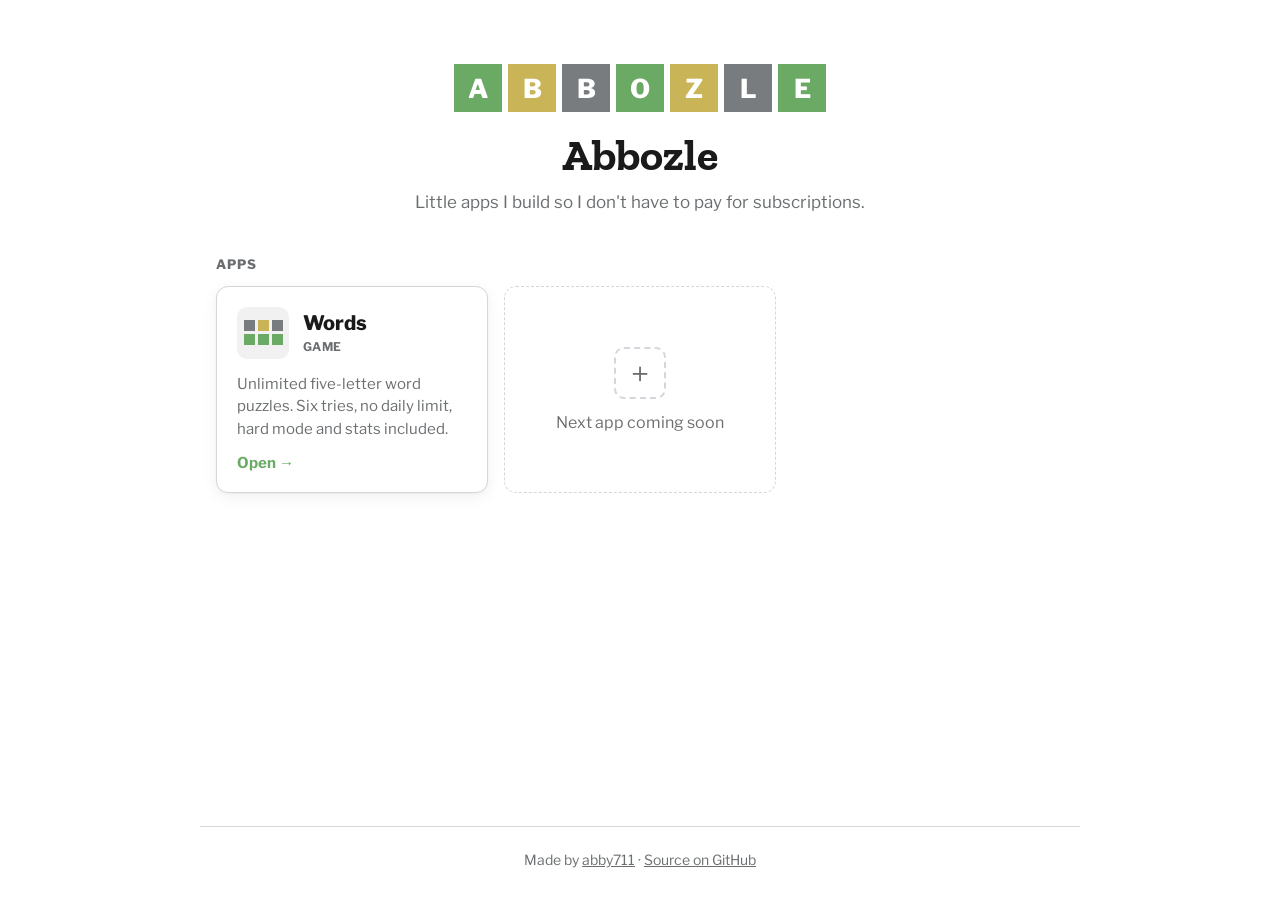
<file: index.html>
<!doctype html>
<html lang="en">
<head>
  <meta charset="utf-8">
  <meta name="viewport" content="width=device-width, initial-scale=1, viewport-fit=cover">
  <title>Abbozle</title>
  <meta name="description" content="Little apps I build so I don't have to pay for subscriptions.">
  <link rel="icon" href="data:image/svg+xml,%3Csvg xmlns='http://www.w3.org/2000/svg' viewBox='0 0 64 64'%3E%3Crect width='64' height='64' rx='12' fill='%231a1a1b'/%3E%3Ctext x='32' y='45' font-family='Arial,sans-serif' font-size='38' font-weight='700' fill='white' text-anchor='middle'%3EA%3C/text%3E%3C/svg%3E">
  <link rel="preconnect" href="https://fonts.googleapis.com">
  <link rel="preconnect" href="https://fonts.gstatic.com" crossorigin>
  <link href="https://fonts.googleapis.com/css2?family=Libre+Franklin:wght@400;500;700;800&family=Zilla+Slab:wght@700&display=swap" rel="stylesheet">
  <style>
    :root {
      --bg: #ffffff;
      --surface: #ffffff;
      --text: #1a1a1b;
      --muted: #6b6e70;
      --border: #d3d6da;
      --card-shadow: 0 1px 2px rgba(0,0,0,.04), 0 4px 16px rgba(0,0,0,.06);
      --green: #6aaa64;
      --yellow: #c9b458;
      --gray: #787c7e;
      --font: 'Libre Franklin', 'Helvetica Neue', Helvetica, Arial, sans-serif;
      --font-title: 'Zilla Slab', Georgia, serif;
    }
    @media (prefers-color-scheme: dark) {
      :root {
        --bg: #121213;
        --surface: #1a1a1b;
        --text: #f8f8f8;
        --muted: #9a9c9e;
        --border: #3a3a3c;
        --card-shadow: 0 1px 2px rgba(0,0,0,.4);
        --green: #538d4e;
        --yellow: #b59f3b;
        --gray: #3a3a3c;
      }
    }

    * { box-sizing: border-box; }
    html, body { margin: 0; }
    body {
      min-height: 100vh;
      min-height: 100dvh;
      background: var(--bg);
      color: var(--text);
      font-family: var(--font);
      -webkit-font-smoothing: antialiased;
      display: flex;
      flex-direction: column;
    }

    .wrap {
      width: 100%;
      max-width: 880px;
      margin: 0 auto;
      padding-left: 16px;
      padding-right: 16px;
    }

    header { padding-top: 64px; padding-bottom: 40px; text-align: center; }

    .logo {
      display: inline-flex;
      gap: 6px;
      margin-bottom: 20px;
    }
    .logo span {
      width: 48px;
      height: 48px;
      display: inline-flex;
      align-items: center;
      justify-content: center;
      color: #fff;
      font-size: 26px;
      font-weight: 800;
      text-transform: uppercase;
      animation: flip 600ms ease both;
    }
    .logo .g { background: var(--green); }
    .logo .y { background: var(--yellow); }
    .logo .x { background: var(--gray); }
    @keyframes flip {
      0% { transform: rotateX(-90deg); opacity: 0; }
      100% { transform: rotateX(0); opacity: 1; }
    }
    @media (prefers-reduced-motion: reduce) { .logo span { animation: none; } }

    h1 {
      margin: 0;
      font-family: var(--font-title);
      font-size: 44px;
      line-height: 1.05;
    }
    .tagline {
      margin: 12px auto 0;
      max-width: 460px;
      font-size: 17px;
      line-height: 1.5;
      color: var(--muted);
    }

    main { flex: 1; padding-bottom: 56px; }

    .section-label {
      margin: 0 0 14px;
      font-size: 13px;
      font-weight: 800;
      letter-spacing: .08em;
      text-transform: uppercase;
      color: var(--muted);
    }

    .grid {
      display: grid;
      grid-template-columns: repeat(auto-fill, minmax(250px, 1fr));
      gap: 16px;
    }

    .card {
      display: flex;
      flex-direction: column;
      gap: 14px;
      padding: 20px;
      border: 1px solid var(--border);
      border-radius: 12px;
      background: var(--surface);
      box-shadow: var(--card-shadow);
      color: inherit;
      text-decoration: none;
      transition: transform 150ms ease, border-color 150ms ease;
    }
    a.card:hover { transform: translateY(-2px); border-color: var(--muted); }
    a.card:focus-visible { outline: 2px solid var(--green); outline-offset: 2px; }

    .card-top { display: flex; align-items: center; gap: 14px; }
    .card-icon {
      width: 52px;
      height: 52px;
      flex-shrink: 0;
      border-radius: 10px;
      display: flex;
      align-items: center;
      justify-content: center;
      font-size: 28px;
      background: color-mix(in srgb, var(--text) 6%, transparent);
    }
    .mini-tiles {
      display: grid;
      grid-template-columns: repeat(3, 11px);
      gap: 3px;
    }
    .mini-tiles i { width: 11px; height: 11px; display: block; }
    .mini-tiles .g { background: var(--green); }
    .mini-tiles .y { background: var(--yellow); }
    .mini-tiles .x { background: var(--gray); }
    html .mini-tiles .x { background: #787c7e; }

    .card-name { margin: 0; font-size: 20px; font-weight: 800; }
    .card-tag {
      display: inline-block;
      margin-top: 4px;
      font-size: 12px;
      font-weight: 700;
      letter-spacing: .04em;
      text-transform: uppercase;
      color: var(--muted);
    }
    .card-desc { margin: 0; font-size: 15px; line-height: 1.5; color: var(--muted); flex: 1; }
    .card-cta { font-size: 15px; font-weight: 700; color: var(--green); }

    .card.soon {
      border-style: dashed;
      box-shadow: none;
      background: transparent;
      justify-content: center;
      align-items: center;
      text-align: center;
      min-height: 180px;
      color: var(--muted);
    }
    .card.soon .card-icon { background: none; border: 2px dashed var(--border); }

    footer {
      padding-top: 24px;
      padding-bottom: 32px;
      border-top: 1px solid var(--border);
      font-size: 14px;
      color: var(--muted);
      text-align: center;
    }
    footer a { color: inherit; }

    @media (max-width: 480px) {
      header { padding-top: 44px; padding-bottom: 28px; }
      .logo { gap: 4px; }
      .logo span { width: 38px; height: 38px; font-size: 21px; }
      h1 { font-size: 36px; }
    }
  </style>
</head>
<body>
  <header class="wrap">
    <div class="logo" aria-hidden="true" id="logo"></div>
    <h1>Abbozle</h1>
    <p class="tagline">Little apps I build so I don't have to pay for subscriptions.</p>
  </header>

  <main class="wrap">
    <p class="section-label">Apps</p>
    <div class="grid" id="apps"></div>
  </main>

  <footer class="wrap">
    Made by <a href="https://github.com/abby711">abby711</a> ·
    <a href="https://github.com/abby711/abbozle">Source on GitHub</a>
  </footer>

  <script>
    /*
     * ➕ To add a new app:
     *   1. Put it in its own folder in this repo, e.g. /notes/index.html
     *   2. Add an entry below. `icon` can be an emoji like '📝'.
     */
    var APPS = [
      {
        name: 'Words',
        path: 'words/',
        tag: 'Game',
        description: 'Unlimited five-letter word puzzles. Six tries, no daily limit, hard mode and stats included.',
        icon: '<div class="mini-tiles"><i class="x"></i><i class="y"></i><i class="x"></i><i class="g"></i><i class="g"></i><i class="g"></i></div>'
      }
    ];

    // Logo tiles: A B B O Z L E
    var colors = ['g', 'y', 'x', 'g', 'y', 'x', 'g'];
    var logo = document.getElementById('logo');
    'abbozle'.split('').forEach(function (ch, i) {
      var s = document.createElement('span');
      s.className = colors[i];
      s.textContent = ch;
      s.style.animationDelay = (i * 90) + 'ms';
      logo.appendChild(s);
    });

    var grid = document.getElementById('apps');
    APPS.forEach(function (app) {
      var a = document.createElement('a');
      a.className = 'card';
      a.href = app.path;
      a.innerHTML =
        '<div class="card-top">' +
          '<div class="card-icon">' + app.icon + '</div>' +
          '<div><h2 class="card-name"></h2><span class="card-tag"></span></div>' +
        '</div>' +
        '<p class="card-desc"></p>' +
        '<span class="card-cta">Open →</span>';
      a.querySelector('.card-name').textContent = app.name;
      a.querySelector('.card-tag').textContent = app.tag || '';
      a.querySelector('.card-desc').textContent = app.description;
      grid.appendChild(a);
    });

    var soon = document.createElement('div');
    soon.className = 'card soon';
    soon.innerHTML = '<div class="card-icon">＋</div><div>Next app coming soon</div>';
    grid.appendChild(soon);
  </script>
</body>
</html>
</file>
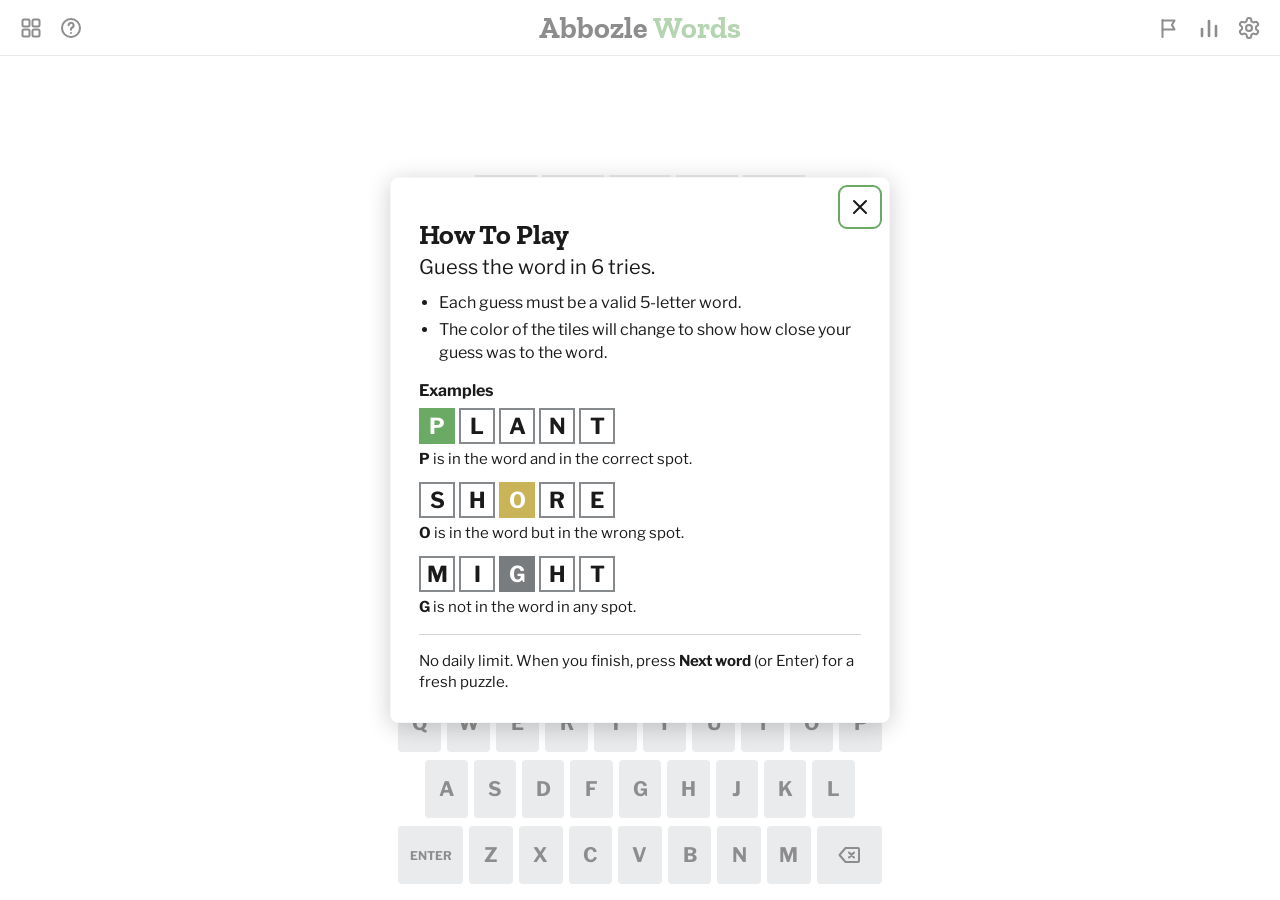
<file: words/index.html>
<!doctype html>
<html lang="en">
<head>
  <meta charset="utf-8">
  <meta name="viewport" content="width=device-width, initial-scale=1, viewport-fit=cover">
  <title>Abbozle Words</title>
  <meta name="description" content="Unlimited five-letter word puzzles. Six tries, no daily limit.">
  <meta name="theme-color" content="#ffffff">
  <link rel="icon" href="data:image/svg+xml,%3Csvg xmlns='http://www.w3.org/2000/svg' viewBox='0 0 64 64'%3E%3Crect width='64' height='64' rx='12' fill='%236aaa64'/%3E%3Ctext x='32' y='45' font-family='Arial,sans-serif' font-size='38' font-weight='700' fill='white' text-anchor='middle'%3EW%3C/text%3E%3C/svg%3E">
  <link rel="preconnect" href="https://fonts.googleapis.com">
  <link rel="preconnect" href="https://fonts.gstatic.com" crossorigin>
  <link href="https://fonts.googleapis.com/css2?family=Libre+Franklin:wght@400;500;700;800&family=Zilla+Slab:wght@700&display=swap" rel="stylesheet">
  <link rel="stylesheet" href="style.css">
  <script>
    // Apply saved theme before first paint so there's no light/dark flash.
    (function () {
      var s = {};
      try { s = JSON.parse(localStorage.getItem('abbozle.words.settings')) || {}; } catch (e) {}
      var dark = s.dark === true || (s.dark !== false && window.matchMedia && matchMedia('(prefers-color-scheme: dark)').matches);
      var c = document.documentElement.classList;
      if (dark) c.add('dark');
      if (s.contrast) c.add('contrast');
    })();
  </script>
</head>
<body>
  <div id="app">
    <header class="header">
      <div class="header-side">
        <a class="icon-btn" href="../" aria-label="All Abbozle apps" title="All apps">
          <svg viewBox="0 0 24 24" aria-hidden="true"><rect x="3.5" y="3.5" width="7" height="7" rx="1.5"/><rect x="13.5" y="3.5" width="7" height="7" rx="1.5"/><rect x="3.5" y="13.5" width="7" height="7" rx="1.5"/><rect x="13.5" y="13.5" width="7" height="7" rx="1.5"/></svg>
        </a>
        <button class="icon-btn" id="help-btn" aria-label="How to play" title="How to play">
          <svg viewBox="0 0 24 24" aria-hidden="true"><circle cx="12" cy="12" r="9"/><path d="M9.6 9.3a2.5 2.5 0 1 1 3.4 2.4c-.6.3-1 .8-1 1.5v.5"/><circle class="fill" cx="12" cy="17" r="1"/></svg>
        </button>
      </div>

      <h1 class="title"><span class="brand">Abbozle </span><span class="accent">Words</span></h1>

      <div class="header-side right">
        <button class="icon-btn" id="round-btn" aria-label="Give up" title="Give up">
          <svg class="icon-flag" viewBox="0 0 24 24" aria-hidden="true"><path d="M5.5 21V4"/><path d="M5.5 4.5h12l-2.6 4.5 2.6 4.5h-12"/></svg>
          <svg class="icon-next" viewBox="0 0 24 24" aria-hidden="true"><path d="M20 12a8 8 0 1 1-2.4-5.7"/><path d="M20 4v5h-5"/></svg>
        </button>
        <button class="icon-btn" id="stats-btn" aria-label="Statistics" title="Statistics">
          <svg viewBox="0 0 24 24" aria-hidden="true"><path d="M5 20v-7M12 20V5M19 20v-10"/></svg>
        </button>
        <button class="icon-btn" id="settings-btn" aria-label="Settings" title="Settings">
          <svg viewBox="0 0 24 24" aria-hidden="true"><path d="M12.22 2h-.44a2 2 0 0 0-2 2v.18a2 2 0 0 1-1 1.73l-.43.25a2 2 0 0 1-2 0l-.15-.08a2 2 0 0 0-2.73.73l-.22.38a2 2 0 0 0 .73 2.73l.15.1a2 2 0 0 1 1 1.72v.51a2 2 0 0 1-1 1.74l-.15.09a2 2 0 0 0-.73 2.73l.22.38a2 2 0 0 0 2.73.73l.15-.08a2 2 0 0 1 2 0l.43.25a2 2 0 0 1 1 1.73V20a2 2 0 0 0 2 2h.44a2 2 0 0 0 2-2v-.18a2 2 0 0 1 1-1.73l.43-.25a2 2 0 0 1 2 0l.15.08a2 2 0 0 0 2.73-.73l.22-.39a2 2 0 0 0-.73-2.73l-.15-.08a2 2 0 0 1-1-1.74v-.5a2 2 0 0 1 1-1.74l.15-.09a2 2 0 0 0 .73-2.73l-.22-.38a2 2 0 0 0-2.73-.73l-.15.08a2 2 0 0 1-2 0l-.43-.25a2 2 0 0 1-1-1.73V4a2 2 0 0 0-2-2z"/><circle cx="12" cy="12" r="3"/></svg>
        </button>
      </div>
    </header>

    <div id="toasts" class="toasts" role="status" aria-live="polite"></div>
    <div id="sr-announce" class="sr-only" aria-live="polite"></div>

    <main class="board-container" id="board-container">
      <div id="board" class="board" role="grid" aria-label="Game board"></div>
    </main>

    <div class="game-over-bar" id="game-over-bar">
      <span class="over-msg" id="over-msg"></span>
      <button class="btn btn-primary" id="over-next">Next word</button>
    </div>

    <div id="keyboard" class="keyboard" aria-label="Keyboard">
      <div class="kb-row">
        <button data-key="q">q</button><button data-key="w">w</button><button data-key="e">e</button><button data-key="r">r</button><button data-key="t">t</button><button data-key="y">y</button><button data-key="u">u</button><button data-key="i">i</button><button data-key="o">o</button><button data-key="p">p</button>
      </div>
      <div class="kb-row">
        <div class="kb-spacer"></div>
        <button data-key="a">a</button><button data-key="s">s</button><button data-key="d">d</button><button data-key="f">f</button><button data-key="g">g</button><button data-key="h">h</button><button data-key="j">j</button><button data-key="k">k</button><button data-key="l">l</button>
        <div class="kb-spacer"></div>
      </div>
      <div class="kb-row">
        <button data-key="enter" class="wide">enter</button>
        <button data-key="z">z</button><button data-key="x">x</button><button data-key="c">c</button><button data-key="v">v</button><button data-key="b">b</button><button data-key="n">n</button><button data-key="m">m</button>
        <button data-key="back" class="wide" aria-label="Backspace">
          <svg viewBox="0 0 24 24" aria-hidden="true"><path d="M21 5H8.5L2.5 12l6 7H21a1 1 0 0 0 1-1V6a1 1 0 0 0-1-1z"/><path d="M17 9.5l-5 5M12 9.5l5 5"/></svg>
        </button>
      </div>
    </div>
  </div>

  <!-- How to play -->
  <div class="overlay" id="help-modal" role="dialog" aria-modal="true" aria-labelledby="help-title">
    <div class="modal">
      <button class="icon-btn close-btn" data-close aria-label="Close">
        <svg viewBox="0 0 24 24" aria-hidden="true"><path d="M6 6l12 12M18 6L6 18"/></svg>
      </button>
      <h2 class="help-title" id="help-title">How To Play</h2>
      <p class="help-sub">Guess the word in 6 tries.</p>
      <ul class="help-list">
        <li>Each guess must be a valid 5-letter word.</li>
        <li>The color of the tiles will change to show how close your guess was to the word.</li>
      </ul>
      <p class="help-strong">Examples</p>
      <div class="example">
        <div class="ex-row"><div class="tile" data-state="correct">p</div><div class="tile" data-state="tbd">l</div><div class="tile" data-state="tbd">a</div><div class="tile" data-state="tbd">n</div><div class="tile" data-state="tbd">t</div></div>
        <p><strong>P</strong> is in the word and in the correct spot.</p>
      </div>
      <div class="example">
        <div class="ex-row"><div class="tile" data-state="tbd">s</div><div class="tile" data-state="tbd">h</div><div class="tile" data-state="present">o</div><div class="tile" data-state="tbd">r</div><div class="tile" data-state="tbd">e</div></div>
        <p><strong>O</strong> is in the word but in the wrong spot.</p>
      </div>
      <div class="example">
        <div class="ex-row"><div class="tile" data-state="tbd">m</div><div class="tile" data-state="tbd">i</div><div class="tile" data-state="absent">g</div><div class="tile" data-state="tbd">h</div><div class="tile" data-state="tbd">t</div></div>
        <p><strong>G</strong> is not in the word in any spot.</p>
      </div>
      <p class="help-foot">No daily limit. When you finish, press <strong>Next word</strong> (or Enter) for a fresh puzzle.</p>
    </div>
  </div>

  <!-- Statistics -->
  <div class="overlay" id="stats-modal" role="dialog" aria-modal="true" aria-labelledby="stats-title">
    <div class="modal">
      <button class="icon-btn close-btn" data-close aria-label="Close">
        <svg viewBox="0 0 24 24" aria-hidden="true"><path d="M6 6l12 12M18 6L6 18"/></svg>
      </button>

      <div class="result" id="result">
        <p class="result-title" id="result-title"></p>
        <div class="result-word" id="result-word"></div>
        <a class="result-def" id="result-def" target="_blank" rel="noopener">Definition ↗</a>
      </div>

      <h2 id="stats-title">Statistics</h2>
      <div class="stats-row">
        <div class="stat"><div class="stat-num" id="st-played">0</div><div class="stat-label">Played</div></div>
        <div class="stat"><div class="stat-num" id="st-win">0</div><div class="stat-label">Win %</div></div>
        <div class="stat"><div class="stat-num" id="st-streak">0</div><div class="stat-label">Current Streak</div></div>
        <div class="stat"><div class="stat-num" id="st-max">0</div><div class="stat-label">Max Streak</div></div>
      </div>

      <h2>Guess Distribution</h2>
      <div class="dist" id="dist"></div>

      <div class="modal-actions" id="stats-actions">
        <button class="btn btn-primary btn-lg" id="stats-next">Next word</button>
        <button class="btn btn-secondary btn-lg" id="share-btn">
          Share
          <svg viewBox="0 0 24 24" aria-hidden="true"><path d="M12 15V3M7.5 7.5L12 3l4.5 4.5"/><path d="M5 12v7a2 2 0 0 0 2 2h10a2 2 0 0 0 2-2v-7"/></svg>
        </button>
      </div>
    </div>
  </div>

  <!-- Settings -->
  <div class="overlay" id="settings-modal" role="dialog" aria-modal="true" aria-labelledby="settings-title">
    <div class="modal">
      <button class="icon-btn close-btn" data-close aria-label="Close">
        <svg viewBox="0 0 24 24" aria-hidden="true"><path d="M6 6l12 12M18 6L6 18"/></svg>
      </button>
      <h2 id="settings-title">Settings</h2>
      <div class="setting">
        <div><div class="setting-name">Hard Mode</div><div class="setting-desc">Any revealed hints must be used in later guesses</div></div>
        <button class="switch" role="switch" aria-checked="false" id="sw-hard" aria-label="Hard mode"></button>
      </div>
      <div class="setting">
        <div><div class="setting-name">Dark Theme</div></div>
        <button class="switch" role="switch" aria-checked="false" id="sw-dark" aria-label="Dark theme"></button>
      </div>
      <div class="setting">
        <div><div class="setting-name">High Contrast Mode</div><div class="setting-desc">Contrast and colorblindness improvements</div></div>
        <button class="switch" role="switch" aria-checked="false" id="sw-contrast" aria-label="High contrast mode"></button>
      </div>
      <div class="setting">
        <div><div class="setting-name">Statistics</div><div class="setting-desc">Saved only in this browser</div></div>
        <button class="btn btn-secondary btn-sm" id="reset-stats">Reset</button>
      </div>
      <p class="settings-foot">Part of <a href="../">Abbozle</a>, a set of little apps.</p>
    </div>
  </div>

  <!-- Confirm -->
  <div class="overlay" id="confirm-modal" role="alertdialog" aria-modal="true" aria-labelledby="confirm-title" aria-describedby="confirm-text">
    <div class="modal modal-sm">
      <h2 id="confirm-title"></h2>
      <p class="confirm-text" id="confirm-text"></p>
      <div class="modal-actions">
        <button class="btn btn-secondary" data-close id="confirm-cancel">Cancel</button>
        <button class="btn btn-primary" id="confirm-ok">OK</button>
      </div>
    </div>
  </div>

  <script src="words.js"></script>
  <script src="game.js"></script>
</body>
</html>
</file>
<file: words/style.css>
/* Abbozle Words */

:root {
  --green: #6aaa64;
  --yellow: #c9b458;
  --gray: #787c7e;
  --color-correct: var(--green);
  --color-present: var(--yellow);
  --color-absent: var(--gray);

  --bg: #ffffff;
  --text: #1a1a1b;
  --text-muted: #787c7e;
  --border: #d3d6da;
  --tile-border: #d3d6da;
  --tile-border-filled: #878a8c;
  --key-bg: #d3d6da;
  --key-text: #1a1a1b;
  --modal-bg: #ffffff;
  --modal-border: #f6f7f8;
  --overlay: rgba(255, 255, 255, 0.5);
  --toast-bg: #1a1a1b;
  --toast-text: #ffffff;
  --shadow: 0 4px 23px 0 rgba(0, 0, 0, 0.2);
  --switch-off: #878a8c;
  --btn-secondary-border: #1a1a1b;

  --header-h: 56px;
  --flip-half: 250ms;
  --font: 'Libre Franklin', 'Helvetica Neue', Helvetica, Arial, sans-serif;
  --font-title: 'Zilla Slab', Georgia, 'Times New Roman', serif;
}

html.dark {
  --green: #538d4e;
  --yellow: #b59f3b;
  --gray: #3a3a3c;
  --bg: #121213;
  --text: #f8f8f8;
  --text-muted: #818384;
  --border: #3a3a3c;
  --tile-border: #3a3a3c;
  --tile-border-filled: #565758;
  --key-bg: #818384;
  --key-text: #f8f8f8;
  --modal-bg: #121213;
  --modal-border: #1a1a1b;
  --overlay: rgba(0, 0, 0, 0.5);
  --toast-bg: #f8f8f8;
  --toast-text: #121213;
  --shadow: 0 4px 23px 0 rgba(0, 0, 0, 0.6);
  --switch-off: #565758;
  --btn-secondary-border: #f8f8f8;
}

html.contrast {
  --color-correct: #f5793a;
  --color-present: #85c0f9;
}

* { box-sizing: border-box; }

html, body {
  height: 100%;
  margin: 0;
}

body {
  background: var(--bg);
  color: var(--text);
  font-family: var(--font);
  overflow: hidden;
  -webkit-tap-highlight-color: transparent;
  -webkit-font-smoothing: antialiased;
}

button { font-family: inherit; }

.sr-only {
  position: absolute;
  width: 1px; height: 1px;
  overflow: hidden;
  clip: rect(0 0 0 0);
  white-space: nowrap;
}

#app {
  display: flex;
  flex-direction: column;
  height: 100%;
  height: 100dvh;
}

/* ---------- Header ---------- */

.header {
  flex-shrink: 0;
  height: var(--header-h);
  display: flex;
  align-items: center;
  gap: 4px;
  padding: 0 12px;
  border-bottom: 1px solid var(--border);
}

.header-side {
  flex: 1 1 0;
  display: flex;
  gap: 2px;
}
.header-side.right { justify-content: flex-end; }

.title {
  margin: 0;
  font-family: var(--font-title);
  font-weight: 700;
  font-size: 30px;
  letter-spacing: 0.005em;
  white-space: nowrap;
  text-align: center;
  line-height: 1;
}
.title .accent { color: var(--color-correct); }

.icon-btn {
  width: 38px;
  height: 38px;
  flex-shrink: 0;
  display: inline-flex;
  align-items: center;
  justify-content: center;
  border: 0;
  padding: 0;
  border-radius: 6px;
  background: none;
  color: var(--text);
  cursor: pointer;
  text-decoration: none;
}
.icon-btn:hover { background: color-mix(in srgb, var(--text) 7%, transparent); }
.icon-btn:focus-visible { outline: 2px solid var(--color-correct); outline-offset: 1px; }

.icon-btn svg, .keyboard button svg, .btn svg {
  width: 24px;
  height: 24px;
  fill: none;
  stroke: currentColor;
  stroke-width: 2;
  stroke-linecap: round;
  stroke-linejoin: round;
}
.icon-btn svg .fill { fill: currentColor; stroke: none; }
#stats-btn svg { stroke-width: 2.6; }

#round-btn .icon-next { display: none; }
#round-btn.is-over .icon-flag { display: none; }
#round-btn.is-over .icon-next { display: block; }

@media (max-width: 440px) {
  .header { padding: 0 6px; gap: 2px; }
  .header-side { gap: 0; }
  .title { font-size: clamp(18px, 5.4vw, 26px); }
  .icon-btn { width: 34px; height: 34px; }
  .icon-btn svg { width: 22px; height: 22px; }
}
@media (max-width: 350px) {
  .title .brand { display: none; }
  .title { font-size: 24px; }
}

/* ---------- Toasts ---------- */

.toasts {
  position: fixed;
  top: calc(var(--header-h) + 14px);
  left: 50%;
  transform: translateX(-50%);
  z-index: 3000;
  display: flex;
  flex-direction: column;
  align-items: center;
  gap: 8px;
  pointer-events: none;
}

.toast {
  background: var(--toast-bg);
  color: var(--toast-text);
  padding: 13px 16px;
  border-radius: 4px;
  font-size: 14px;
  font-weight: 700;
  line-height: 1;
  white-space: nowrap;
  opacity: 1;
  transition: opacity 300ms cubic-bezier(0.645, 0.045, 0.355, 1);
}
.toast.answer { letter-spacing: 0.12em; }
.toast.fade { opacity: 0; }

/* ---------- Board ---------- */

.board-container {
  flex: 1 1 auto;
  min-height: 0;
  display: flex;
  align-items: center;
  justify-content: center;
  overflow: hidden;
}

.board {
  display: grid;
  grid-template-rows: repeat(6, 1fr);
  gap: 5px;
  padding: 10px;
  width: 350px;
  height: 420px;
}

.row {
  display: grid;
  grid-template-columns: repeat(5, 1fr);
  gap: 5px;
}

.tile {
  width: 100%;
  display: inline-flex;
  align-items: center;
  justify-content: center;
  border: 2px solid var(--tile-border);
  font-size: var(--tile-font, 2rem);
  font-weight: 700;
  line-height: 1;
  text-transform: uppercase;
  color: var(--text);
  user-select: none;
  -webkit-user-select: none;
}
.tile[data-state="tbd"] { border-color: var(--tile-border-filled); }
.tile[data-state="correct"],
.tile[data-state="present"],
.tile[data-state="absent"] { color: #ffffff; }
.tile[data-state="correct"] { background: var(--color-correct); border-color: var(--color-correct); }
.tile[data-state="present"] { background: var(--color-present); border-color: var(--color-present); }
.tile[data-state="absent"]  { background: var(--color-absent);  border-color: var(--color-absent); }

/* Animations */
.tile.pop { animation: pop 100ms ease-in; }
@keyframes pop {
  from { transform: scale(0.8); opacity: 0; }
  40%  { transform: scale(1.1); opacity: 1; }
}

.tile.flip-in  { animation: flip-in var(--flip-half) ease-in forwards; }
.tile.flip-out { animation: flip-out var(--flip-half) ease-in; }
@keyframes flip-in  { from { transform: rotateX(0); }      to { transform: rotateX(-90deg); } }
@keyframes flip-out { from { transform: rotateX(-90deg); } to { transform: rotateX(0); } }

.row.shake { animation: shake 600ms; }
@keyframes shake {
  10%, 90% { transform: translateX(-1px); }
  20%, 80% { transform: translateX(2px); }
  30%, 50%, 70% { transform: translateX(-4px); }
  40%, 60% { transform: translateX(4px); }
}

.tile.bounce { animation: bounce 1000ms; }
@keyframes bounce {
  0%, 20% { transform: translateY(0); }
  40% { transform: translateY(-30px); }
  50% { transform: translateY(5px); }
  60% { transform: translateY(-15px); }
  80% { transform: translateY(2px); }
  100% { transform: translateY(0); }
}

@media (prefers-reduced-motion: reduce) {
  .tile.pop, .row.shake, .tile.bounce { animation-duration: 1ms; }
}

/* ---------- Game over bar ---------- */

.game-over-bar {
  flex-shrink: 0;
  display: none;
  align-items: center;
  justify-content: center;
  gap: 12px;
  padding: 0 12px 10px;
}
.game-over-bar.show { display: flex; }
.over-msg {
  font-size: 15px;
  font-weight: 500;
  color: var(--text-muted);
}
.over-msg strong {
  color: var(--text);
  font-weight: 800;
  letter-spacing: 0.08em;
}

/* ---------- Keyboard ---------- */

.keyboard {
  flex-shrink: 0;
  width: 100%;
  max-width: 500px;
  margin: 0 auto;
  padding: 0 8px calc(8px + env(safe-area-inset-bottom));
  user-select: none;
  -webkit-user-select: none;
}

.kb-row {
  display: flex;
  gap: 6px;
  margin: 0 auto 8px;
  touch-action: manipulation;
}
.kb-spacer { flex: 0.5; }

.keyboard button {
  flex: 1;
  height: 58px;
  padding: 0;
  border: 0;
  border-radius: 4px;
  background: var(--key-bg);
  color: var(--key-text);
  font-size: 1.25em;
  font-weight: 700;
  text-transform: uppercase;
  cursor: pointer;
  display: flex;
  align-items: center;
  justify-content: center;
  touch-action: manipulation;
  -webkit-tap-highlight-color: rgba(0, 0, 0, 0.3);
  transition: background-color 120ms ease;
}
.keyboard button.wide {
  flex: 1.5;
  font-size: 12px;
}
.keyboard button:active { filter: brightness(0.9); }
.keyboard button:focus-visible { outline: 2px solid var(--color-correct); outline-offset: 1px; }

.keyboard button[data-state="correct"] { background: var(--color-correct); color: #fff; }
.keyboard button[data-state="present"] { background: var(--color-present); color: #fff; }
.keyboard button[data-state="absent"]  { background: var(--color-absent);  color: #fff; }

@media (max-height: 700px) { .keyboard button { height: 52px; } }
@media (max-height: 600px) { .keyboard button { height: 46px; } .kb-row { margin-bottom: 6px; } }

/* ---------- Buttons ---------- */

.btn {
  display: inline-flex;
  align-items: center;
  justify-content: center;
  gap: 8px;
  height: 40px;
  padding: 0 18px;
  border-radius: 999px;
  font-size: 15px;
  font-weight: 700;
  cursor: pointer;
  border: 1px solid transparent;
  white-space: nowrap;
}
.btn-primary { background: var(--color-correct); color: #fff; }
.btn-primary:hover { filter: brightness(1.06); }
.btn-secondary { background: transparent; color: var(--text); border-color: var(--btn-secondary-border); }
.btn-secondary:hover { background: color-mix(in srgb, var(--text) 6%, transparent); }
.btn-lg { height: 48px; font-size: 16px; min-width: 150px; }
.btn-sm { height: 32px; font-size: 13px; padding: 0 14px; }
.btn svg { width: 20px; height: 20px; }
.btn:focus-visible { outline: 2px solid var(--color-correct); outline-offset: 2px; }

/* ---------- Modals ---------- */

.overlay {
  position: fixed;
  inset: 0;
  z-index: 2000;
  display: none;
  align-items: center;
  justify-content: center;
  padding: 16px;
  background: var(--overlay);
}
.overlay.open { display: flex; }

.modal {
  position: relative;
  width: 100%;
  max-width: 500px;
  max-height: calc(100dvh - 32px);
  overflow-y: auto;
  padding: 16px 28px 28px;
  border-radius: 8px;
  border: 1px solid var(--modal-border);
  background: var(--modal-bg);
  color: var(--text);
  box-shadow: var(--shadow);
  animation: slide-in 200ms ease-out;
}
.modal-sm { max-width: 380px; text-align: center; }
@keyframes slide-in {
  from { transform: translateY(30px); opacity: 0; }
  to   { transform: translateY(0); opacity: 1; }
}

.close-btn {
  position: absolute;
  top: 10px;
  right: 10px;
}

.modal h2 {
  margin: 18px 0 14px;
  font-size: 16px;
  font-weight: 800;
  letter-spacing: 0.05em;
  text-transform: uppercase;
  text-align: center;
}

.modal-actions {
  display: flex;
  justify-content: center;
  flex-wrap: wrap;
  gap: 12px;
  margin-top: 24px;
}

/* Help */
.modal h2.help-title {
  margin: 24px 0 4px;
  font-family: var(--font-title);
  font-size: 28px;
  letter-spacing: 0;
  text-transform: none;
  text-align: left;
}
.help-sub { margin: 0 0 12px; font-size: 20px; font-weight: 400; }
.help-list { margin: 0 0 16px; padding-left: 20px; font-size: 16px; line-height: 1.45; }
.help-list li { margin-bottom: 4px; }
.help-strong { font-weight: 700; margin: 16px 0 8px; font-size: 16px; }
.example { margin-bottom: 14px; }
.example p { margin: 6px 0 0; font-size: 15px; }
.ex-row { display: flex; gap: 4px; }
.ex-row .tile {
  width: 36px;
  height: 36px;
  font-size: 22px;
}
.help-foot {
  margin: 18px 0 0;
  padding-top: 16px;
  border-top: 1px solid var(--border);
  font-size: 15px;
  line-height: 1.45;
}

/* Stats */
.result { display: none; text-align: center; padding-top: 16px; }
.result.show { display: block; }
.result-title {
  margin: 8px 0 12px;
  font-family: var(--font-title);
  font-size: 30px;
  font-weight: 700;
}
.result-word {
  display: flex;
  justify-content: center;
  gap: 4px;
}
.result-word .tile {
  width: 40px;
  height: 40px;
  font-size: 22px;
}
.result-def {
  display: inline-block;
  margin-top: 10px;
  font-size: 14px;
  font-weight: 500;
  color: var(--text-muted);
  text-decoration: underline;
  text-underline-offset: 3px;
}
.result-def:hover { color: var(--text); }

.stats-row {
  display: flex;
  justify-content: center;
  gap: 4px;
}
.stat {
  flex: 1;
  max-width: 84px;
  text-align: center;
}
.stat-num {
  font-size: 36px;
  font-weight: 400;
  line-height: 1.1;
  font-variant-numeric: tabular-nums;
}
.stat-label { font-size: 12px; line-height: 1.25; }

.dist {
  width: 80%;
  margin: 0 auto;
}
.dist-row {
  display: flex;
  align-items: center;
  gap: 6px;
  margin-bottom: 5px;
  font-size: 14px;
  line-height: 20px;
}
.dist-label { width: 10px; font-variant-numeric: tabular-nums; }
.dist-track { flex: 1; }
.dist-bar {
  min-width: 7%;
  display: flex;
  justify-content: flex-end;
  padding: 0 8px;
  background: var(--color-absent);
  color: #fff;
  font-weight: 700;
  transition: width 400ms ease;
}
.dist-bar.current { background: var(--color-correct); }

/* Settings */
.setting {
  display: flex;
  align-items: center;
  justify-content: space-between;
  gap: 16px;
  padding: 16px 0;
  border-bottom: 1px solid var(--border);
}
.setting-name { font-size: 18px; }
.setting-desc { margin-top: 2px; font-size: 12px; color: var(--text-muted); }
.settings-foot {
  margin: 20px 0 0;
  font-size: 13px;
  color: var(--text-muted);
  text-align: center;
}
.settings-foot a { color: inherit; }

.switch {
  position: relative;
  flex-shrink: 0;
  width: 32px;
  height: 20px;
  padding: 0;
  border: 0;
  border-radius: 999px;
  background: var(--switch-off);
  cursor: pointer;
  transition: background-color 200ms;
}
.switch::after {
  content: '';
  position: absolute;
  top: 2px;
  left: 2px;
  width: 16px;
  height: 16px;
  border-radius: 50%;
  background: #fff;
  transition: transform 200ms;
}
.switch[aria-checked="true"] { background: var(--color-correct); }
.switch[aria-checked="true"]::after { transform: translateX(12px); }
.switch:focus-visible { outline: 2px solid var(--color-correct); outline-offset: 2px; }

/* Confirm */
.confirm-text { margin: 0; font-size: 15px; line-height: 1.45; color: var(--text); }

@media (max-width: 400px) {
  .modal { padding: 12px 18px 22px; }
  .stat-num { font-size: 30px; }
  .dist { width: 92%; }
}
</file>
